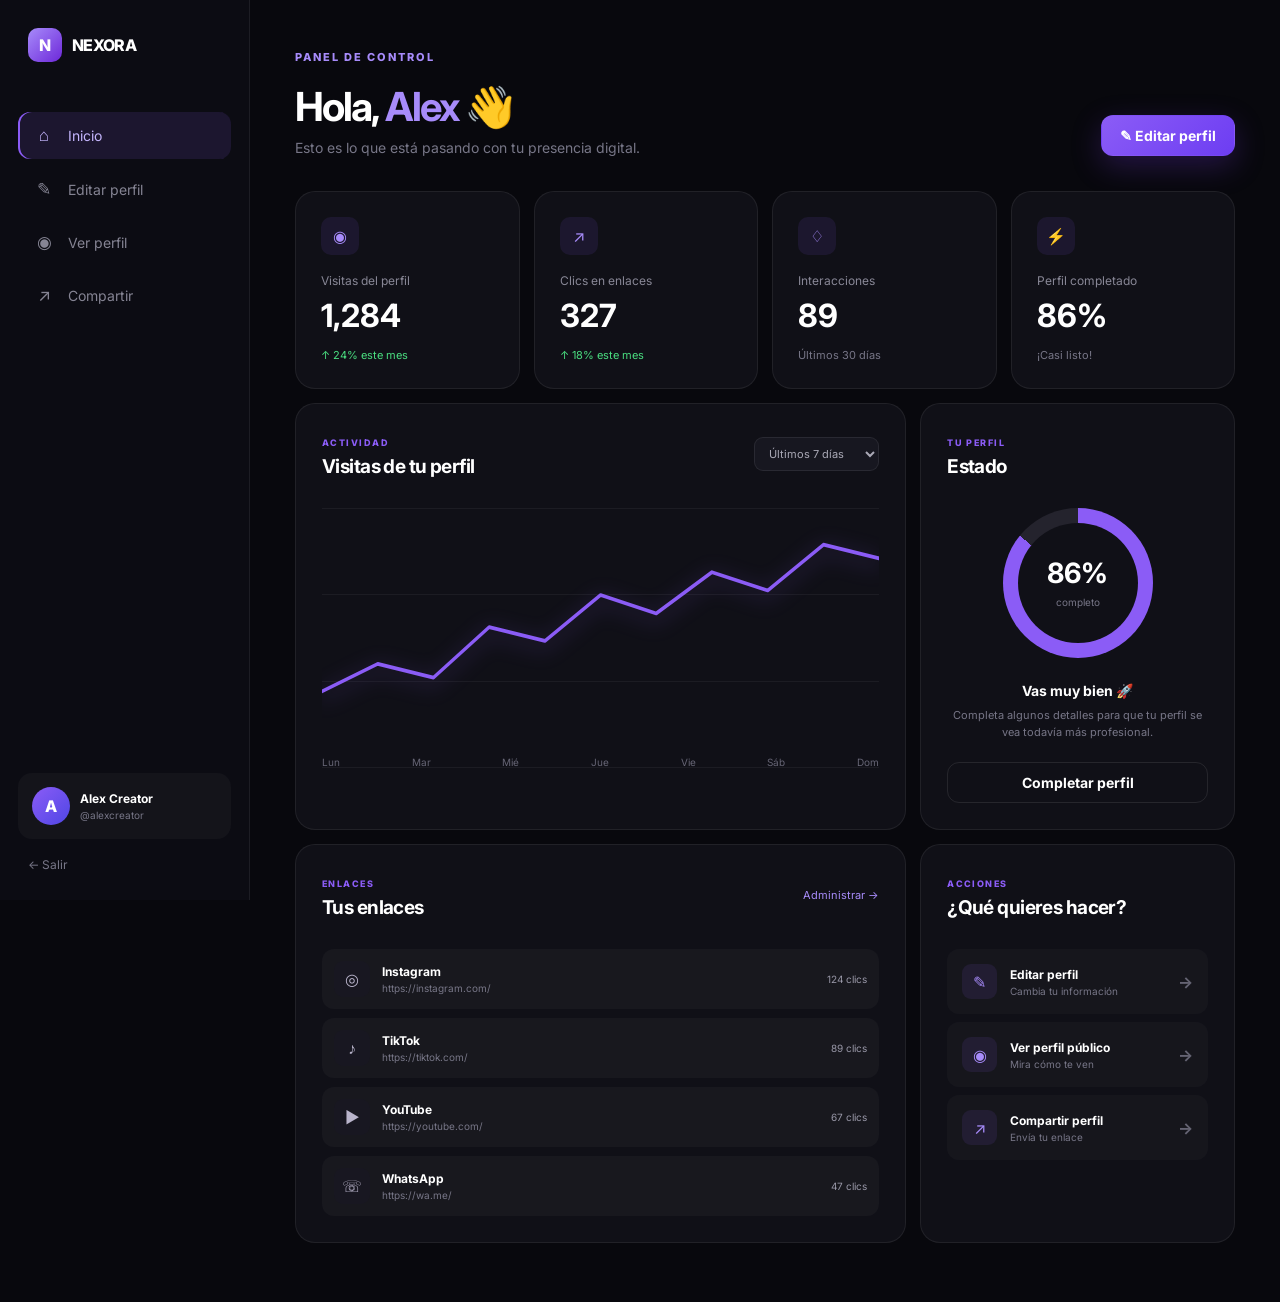
<file: dashboard.html>
<!DOCTYPE html>
<html lang="es">

<head>

<meta charset="UTF-8">

<meta
    name="viewport"
    content="width=device-width, initial-scale=1.0"
>

<title>Dashboard — NEXORA</title>

<link rel="stylesheet" href="css/style.css">
<link rel="stylesheet" href="css/dashboard.css">

<link
    href="https://fonts.googleapis.com/css2?family=Inter:wght@400;500;600;700;800&display=swap"
    rel="stylesheet"
>

</head>


<body class="dashboard-body">


<aside class="dashboard-sidebar">

    <a href="index.html" class="brand sidebar-brand">
        <span class="brand-symbol">N</span>
        NEXORA
    </a>


    <nav class="sidebar-nav">

        <a
            href="dashboard.html"
            class="sidebar-link active"
        >
            <span>⌂</span>
            Inicio
        </a>


        <a
            href="editar-perfil.html"
            class="sidebar-link"
        >
            <span>✎</span>
            Editar perfil
        </a>


        <a
            href="perfil.html"
            class="sidebar-link"
        >
            <span>◉</span>
            Ver perfil
        </a>


        <button
            class="sidebar-link"
            id="shareProfileBtn"
        >
            <span>↗</span>
            Compartir
        </button>

    </nav>


    <div class="sidebar-bottom">

        <div class="mini-profile">

            <div
                class="mini-avatar"
                id="sidebarAvatar"
            >
                A
            </div>

            <div>

                <strong id="sidebarName">
                    Alex Creator
                </strong>

                <span id="sidebarUsername">
                    @alexcreator
                </span>

            </div>

        </div>


        <a
            href="index.html"
            class="logout-link"
        >
            ← Salir
        </a>

    </div>

</aside>


<main class="dashboard-main">


    <header class="dashboard-header">

        <div>

            <span class="eyebrow">
                PANEL DE CONTROL
            </span>

            <h1>
                Hola,
                <span id="welcomeName">
                    Alex
                </span>
                👋
            </h1>

            <p>
                Esto es lo que está pasando con tu presencia digital.
            </p>

        </div>


        <a
            href="editar-perfil.html"
            class="btn btn-primary"
        >
            ✎ Editar perfil
        </a>

    </header>


    <section class="stats-grid">


        <article class="stat-card">

            <div class="stat-icon">◉</div>

            <span>Visitas del perfil</span>

            <strong id="profileViews">
                1,284
            </strong>

            <small class="positive">
                ↑ 24% este mes
            </small>

        </article>


        <article class="stat-card">

            <div class="stat-icon">↗</div>

            <span>Clics en enlaces</span>

            <strong id="linkClicks">
                327
            </strong>

            <small class="positive">
                ↑ 18% este mes
            </small>

        </article>


        <article class="stat-card">

            <div class="stat-icon">♢</div>

            <span>Interacciones</span>

            <strong>
                89
            </strong>

            <small>
                Últimos 30 días
            </small>

        </article>


        <article class="stat-card">

            <div class="stat-icon">⚡</div>

            <span>Perfil completado</span>

            <strong id="profileCompletion">
                86%
            </strong>

            <small>
                ¡Casi listo!
            </small>

        </article>

    </section>


    <section class="dashboard-grid">


        <article class="dashboard-card analytics-card">

            <div class="card-heading">

                <div>

                    <span class="card-label">
                        ACTIVIDAD
                    </span>

                    <h2>
                        Visitas de tu perfil
                    </h2>

                </div>

                <select id="analyticsPeriod">

                    <option>
                        Últimos 7 días
                    </option>

                    <option>
                        Últimos 30 días
                    </option>

                </select>

            </div>


            <div class="fake-chart">

                <div class="chart-grid">

                    <span></span>
                    <span></span>
                    <span></span>
                    <span></span>

                </div>


                <svg
                    viewBox="0 0 700 240"
                    preserveAspectRatio="none"
                >

                    <polyline
                        points="
                        0,200
                        70,170
                        140,185
                        210,130
                        280,145
                        350,95
                        420,115
                        490,70
                        560,90
                        630,40
                        700,55
                        "
                    />

                </svg>


                <div class="chart-labels">

                    <span>Lun</span>
                    <span>Mar</span>
                    <span>Mié</span>
                    <span>Jue</span>
                    <span>Vie</span>
                    <span>Sáb</span>
                    <span>Dom</span>

                </div>

            </div>

        </article>


        <article class="dashboard-card profile-status">

            <div class="card-heading">

                <div>

                    <span class="card-label">
                        TU PERFIL
                    </span>

                    <h2>
                        Estado
                    </h2>

                </div>

            </div>


            <div class="completion-circle">

                <div>

                    <strong id="completionNumber">
                        86%
                    </strong>

                    <span>
                        completo
                    </span>

                </div>

            </div>


            <div class="status-message">

                <strong>
                    Vas muy bien 🚀
                </strong>

                <p>
                    Completa algunos detalles para que tu perfil
                    se vea todavía más profesional.
                </p>

            </div>


            <a
                href="editar-perfil.html"
                class="btn btn-outline full-btn"
            >
                Completar perfil
            </a>

        </article>


    </section>


    <section class="dashboard-grid lower-grid">


        <article class="dashboard-card">

            <div class="card-heading">

                <div>

                    <span class="card-label">
                        ENLACES
                    </span>

                    <h2>
                        Tus enlaces
                    </h2>

                </div>

                <a
                    href="editar-perfil.html"
                    class="text-link"
                >
                    Administrar →
                </a>

            </div>


            <div id="dashboardLinks" class="dashboard-links">

            </div>

        </article>


        <article class="dashboard-card quick-actions">

            <div class="card-heading">

                <div>

                    <span class="card-label">
                        ACCIONES
                    </span>

                    <h2>
                        ¿Qué quieres hacer?
                    </h2>

                </div>

            </div>


            <a
                href="editar-perfil.html"
                class="quick-action"
            >
                <span>✎</span>

                <div>
                    <strong>Editar perfil</strong>
                    <small>Cambia tu información</small>
                </div>

                <b>→</b>
            </a>


            <a
                href="perfil.html"
                class="quick-action"
            >
                <span>◉</span>

                <div>
                    <strong>Ver perfil público</strong>
                    <small>Mira cómo te ven</small>
                </div>

                <b>→</b>
            </a>


            <button
                class="quick-action"
                id="shareQuickBtn"
            >
                <span>↗</span>

                <div>
                    <strong>Compartir perfil</strong>
                    <small>Envía tu enlace</small>
                </div>

                <b>→</b>
            </button>

        </article>


    </section>


</main>


<div
    class="toast"
    id="toast"
>
    <span>✓</span>
    <p id="toastText">
        Copiado
    </p>
</div>


<script src="js/dashboard.js"></script>

</body>
</html>
</file>
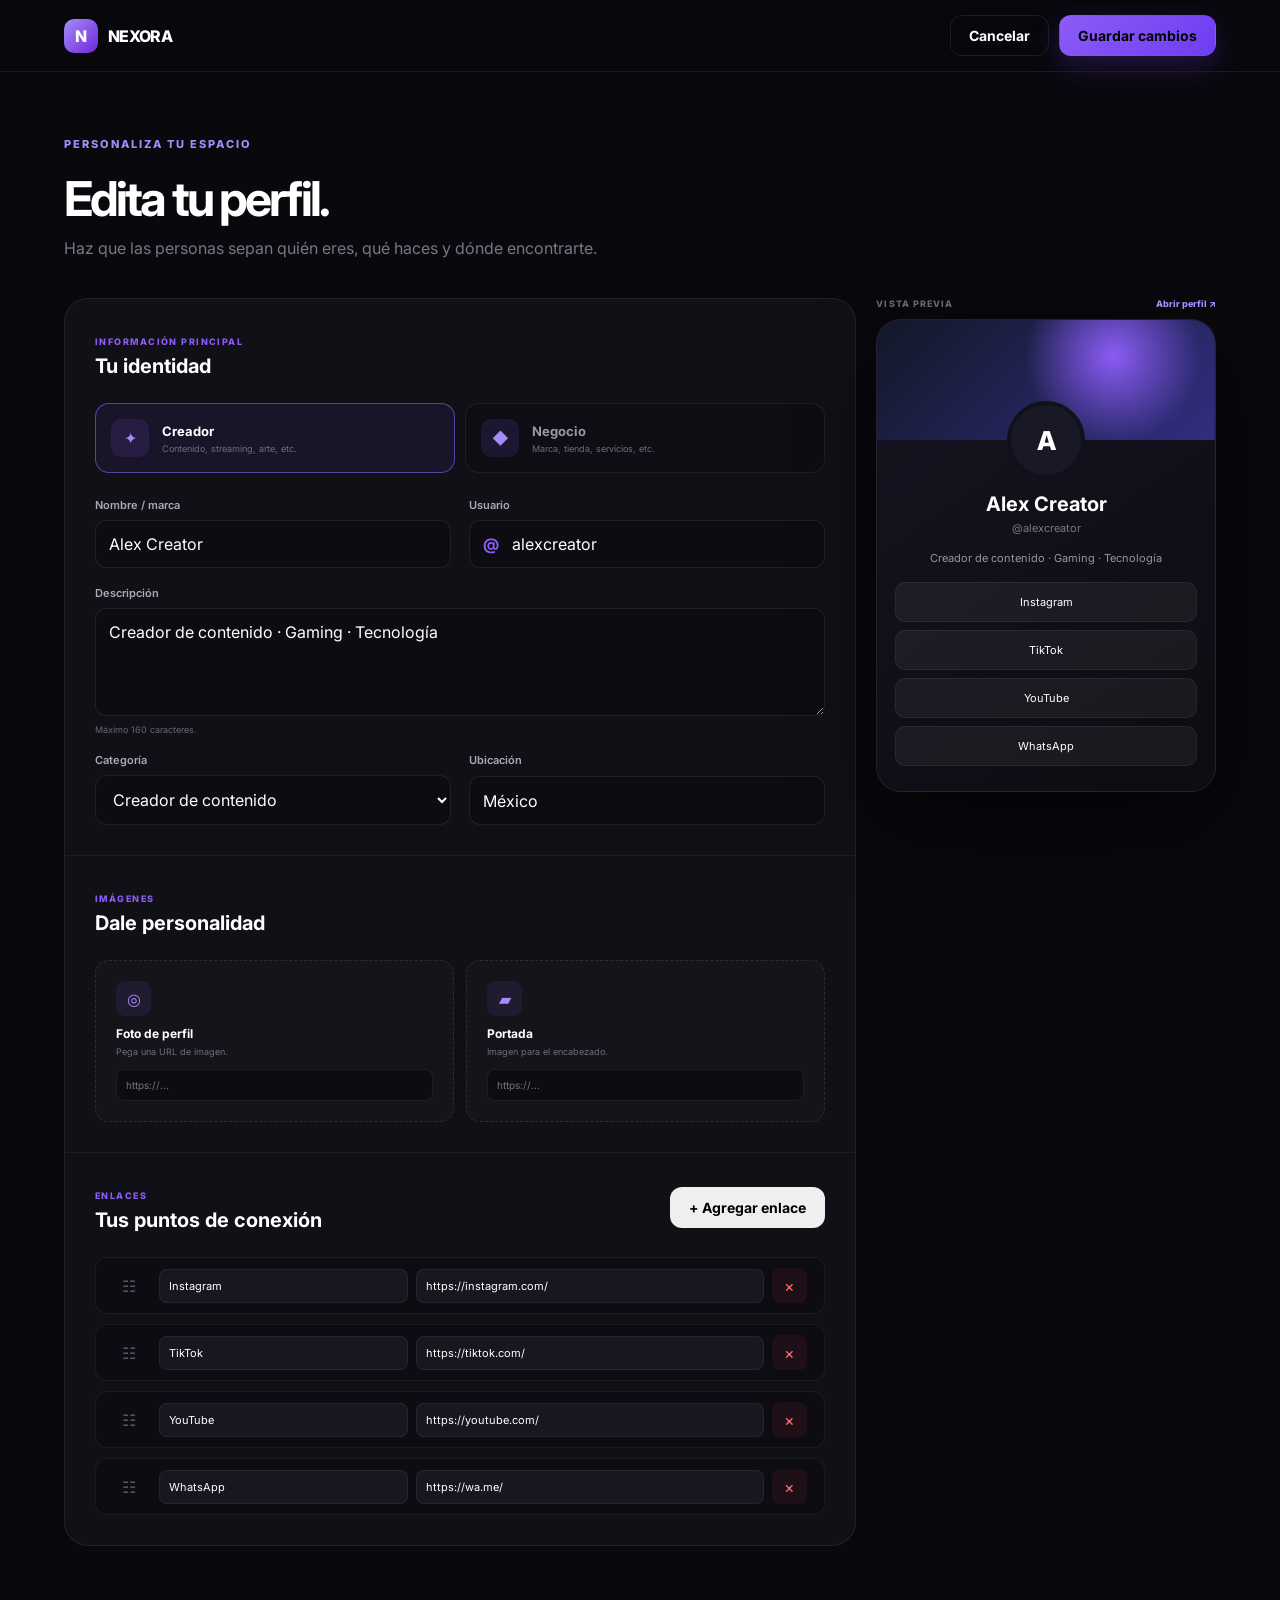
<file: editar-perfil.html>
<!DOCTYPE html>
<html lang="es">

<head>

<meta charset="UTF-8">

<meta
    name="viewport"
    content="width=device-width, initial-scale=1.0"
>

<title>Editar perfil — NEXORA</title>

<link rel="stylesheet" href="css/style.css">
<link rel="stylesheet" href="css/dashboard.css">
<link rel="stylesheet" href="css/perfil.css">

<link
    href="https://fonts.googleapis.com/css2?family=Inter:wght@400;500;600;700;800&display=swap"
    rel="stylesheet"
>

</head>


<body class="dashboard-body">


<header class="editor-header">

    <a
        href="dashboard.html"
        class="brand"
    >

        <span class="brand-symbol">
            N
        </span>

        NEXORA

    </a>


    <div class="editor-actions">

        <a
            href="dashboard.html"
            class="btn btn-outline"
        >
            Cancelar
        </a>

        <button
            id="saveProfile"
            class="btn btn-primary"
        >
            Guardar cambios
        </button>

    </div>

</header>


<main class="editor-main">


    <div class="editor-heading">

        <span class="eyebrow">
            PERSONALIZA TU ESPACIO
        </span>

        <h1>
            Edita tu perfil.
        </h1>

        <p>
            Haz que las personas sepan quién eres,
            qué haces y dónde encontrarte.
        </p>

    </div>


    <div class="editor-layout">


        <section class="editor-panel">


            <div class="editor-section">

                <div class="editor-section-heading">

                    <div>

                        <span class="card-label">
                            INFORMACIÓN PRINCIPAL
                        </span>

                        <h2>
                            Tu identidad
                        </h2>

                    </div>

                </div>


                <div class="type-selector">

                    <button
                        type="button"
                        class="type-option active"
                        data-type="creator"
                    >
                        <span>✦</span>

                        <div>
                            <strong>
                                Creador
                            </strong>

                            <small>
                                Contenido, streaming,
                                arte, etc.
                            </small>
                        </div>

                    </button>


                    <button
                        type="button"
                        class="type-option"
                        data-type="business"
                    >
                        <span>◆</span>

                        <div>
                            <strong>
                                Negocio
                            </strong>

                            <small>
                                Marca, tienda,
                                servicios, etc.
                            </small>
                        </div>

                    </button>

                </div>


                <div class="form-grid">

                    <label class="form-field">

                        <span>
                            Nombre / marca
                        </span>

                        <input
                            type="text"
                            id="name"
                            placeholder="Ej. Alex Creator"
                        >

                    </label>


                    <label class="form-field">

                        <span>
                            Usuario
                        </span>

                        <div class="username-input">

                            <b>@</b>

                            <input
                                type="text"
                                id="username"
                                placeholder="alexcreator"
                            >

                        </div>

                    </label>


                    <label class="form-field full">

                        <span>
                            Descripción
                        </span>

                        <textarea
                            id="bio"
                            rows="4"
                            maxlength="160"
                            placeholder="Cuéntale al mundo quién eres..."
                        ></textarea>

                        <small>
                            Máximo 160 caracteres.
                        </small>

                    </label>


                    <label class="form-field">

                        <span>
                            Categoría
                        </span>

                        <select id="category">

                            <option>
                                Creador de contenido
                            </option>

                            <option>
                                Streamer
                            </option>

                            <option>
                                TikToker
                            </option>

                            <option>
                                YouTuber
                            </option>

                            <option>
                                Artista
                            </option>

                            <option>
                                Fotógrafo
                            </option>

                            <option>
                                Marca personal
                            </option>

                            <option>
                                Tienda
                            </option>

                            <option>
                                Restaurante
                            </option>

                            <option>
                                Servicios
                            </option>

                            <option>
                                Otro
                            </option>

                        </select>

                    </label>


                    <label class="form-field">

                        <span>
                            Ubicación
                        </span>

                        <input
                            type="text"
                            id="location"
                            placeholder="México"
                        >

                    </label>

                </div>

            </div>


            <div class="editor-section">

                <div class="editor-section-heading">

                    <div>

                        <span class="card-label">
                            IMÁGENES
                        </span>

                        <h2>
                            Dale personalidad
                        </h2>

                    </div>

                </div>


                <div class="image-inputs">

                    <label class="image-input">

                        <span class="image-input-icon">
                            ◎
                        </span>

                        <strong>
                            Foto de perfil
                        </strong>

                        <small>
                            Pega una URL de imagen.
                        </small>

                        <input
                            type="url"
                            id="avatar"
                            placeholder="https://..."
                        >

                    </label>


                    <label class="image-input">

                        <span class="image-input-icon">
                            ▰
                        </span>

                        <strong>
                            Portada
                        </strong>

                        <small>
                            Imagen para el encabezado.
                        </small>

                        <input
                            type="url"
                            id="cover"
                            placeholder="https://..."
                        >

                    </label>

                </div>

            </div>


            <div class="editor-section">

                <div class="editor-section-heading">

                    <div>

                        <span class="card-label">
                            ENLACES
                        </span>

                        <h2>
                            Tus puntos de conexión
                        </h2>

                    </div>

                    <button
                        type="button"
                        id="addLink"
                        class="btn btn-outline"
                    >
                        + Agregar enlace
                    </button>

                </div>


                <div
                    id="linksEditor"
                    class="links-editor"
                ></div>

            </div>


        </section>


        <aside class="live-preview-panel">

            <div class="preview-heading">

                <span>
                    VISTA PREVIA
                </span>

                <a
                    href="perfil.html"
                    target="_blank"
                >
                    Abrir perfil ↗
                </a>

            </div>


            <div
                class="profile-live-preview"
                id="livePreview"
            >

                <div
                    class="live-cover"
                    id="previewCover"
                ></div>


                <div
                    class="live-avatar"
                    id="previewAvatar"
                >
                    A
                </div>


                <h3 id="previewName">
                    Alex Creator
                </h3>


                <span
                    class="live-username"
                    id="previewUsername"
                >
                    @alexcreator
                </span>


                <p id="previewBio">
                    Creador de contenido · Gaming · Tecnología
                </p>


                <div
                    id="previewLinks"
                    class="preview-links"
                ></div>

            </div>

        </aside>


    </div>

</main>


<div
    class="toast"
    id="editorToast"
>

    <span>✓</span>

    <p>
        Perfil guardado correctamente
    </p>

</div>


<script src="js/editar-perfil.js"></script>

</body>
</html>
</file>
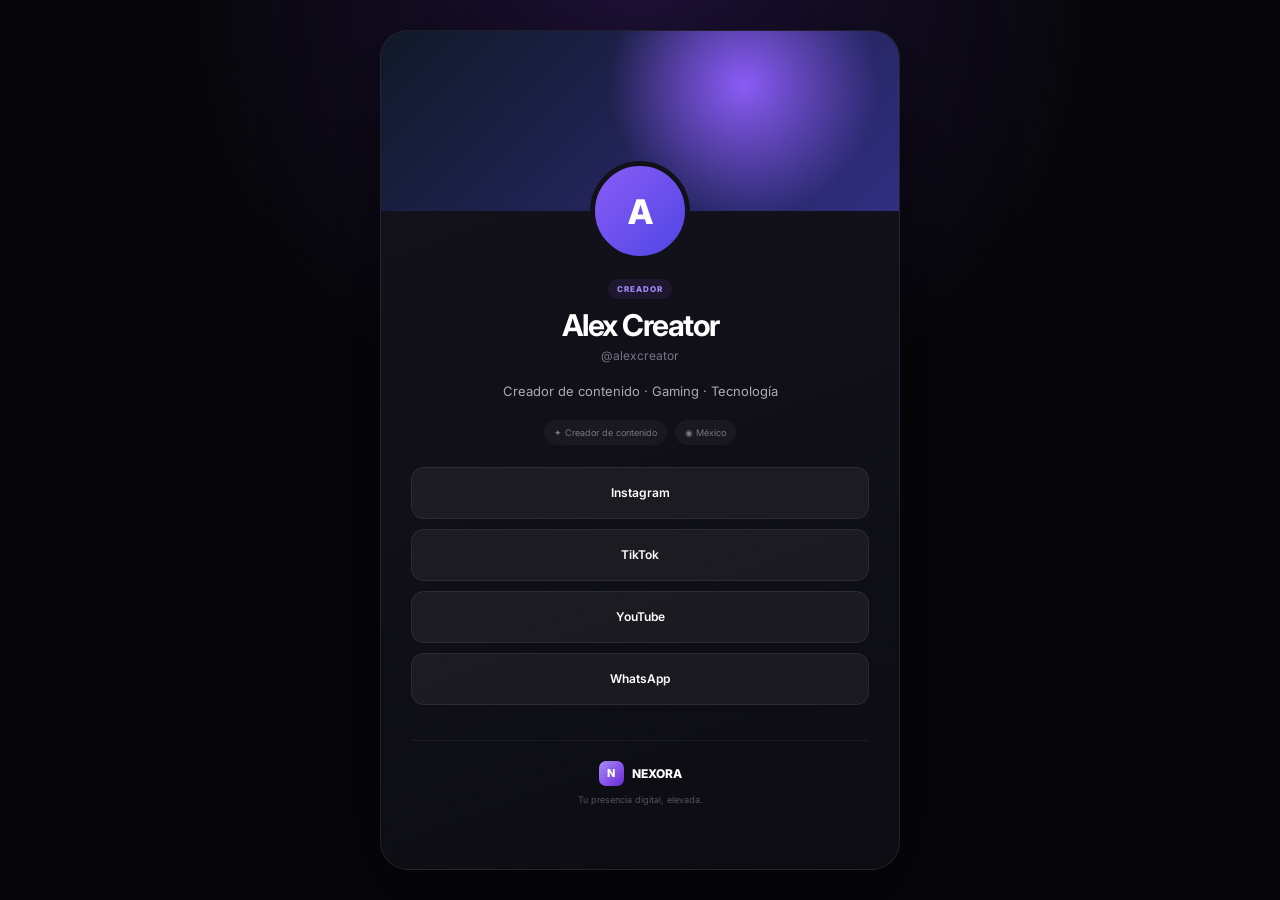
<file: perfil.html>
<!DOCTYPE html>
<html lang="es">

<head>

<meta charset="UTF-8">

<meta
    name="viewport"
    content="width=device-width, initial-scale=1.0"
>

<title>Perfil — NEXORA</title>

<link rel="stylesheet" href="css/perfil.css">
<link rel="stylesheet" href="css/style.css">

<link
    href="https://fonts.googleapis.com/css2?family=Inter:wght@400;500;600;700;800&display=swap"
    rel="stylesheet"
>

</head>


<body class="public-profile-body">


<div class="public-profile">


    <div
        class="public-cover"
        id="publicCover"
    ></div>


    <main class="public-content">


        <div
            class="public-avatar"
            id="publicAvatar"
        >
            A
        </div>


        <div class="verified-line">

            <span id="publicType">
                CREADOR
            </span>

        </div>


        <h1 id="publicName">
            Alex Creator
        </h1>


        <div
            class="public-username"
            id="publicUsername"
        >
            @alexcreator
        </div>


        <p
            class="public-bio"
            id="publicBio"
        >
            Creador de contenido · Gaming · Tecnología
        </p>


        <div class="public-meta">

            <span id="publicCategory">
                ✦ Creador de contenido
            </span>

            <span id="publicLocation">
                ◉ México
            </span>

        </div>


        <div
            id="publicLinks"
            class="public-links"
        ></div>


        <div class="public-footer">

            <div class="public-brand">

                <span class="brand-symbol">
                    N
                </span>

                NEXORA

            </div>

            <small>
                Tu presencia digital, elevada.
            </small>

        </div>


    </main>


</div>


<script src="js/perfil.js"></script>

</body>
</html>
</file>
<file: css/style.css>
:root {
    --bg: #07070b;
    --bg-soft: #0d0d14;
    --card: #11111a;

    --text: #ffffff;
    --muted: #9696a7;

    --primary: #8b5cf6;
    --primary-2: #6d3df2;

    --border: rgba(255,255,255,.09);

    --radius: 22px;

    --max: 1240px;
}


* {
    margin: 0;
    padding: 0;
    box-sizing: border-box;
}


html {
    scroll-behavior: smooth;
}


body {
    font-family: "Inter", sans-serif;
    background: var(--bg);
    color: var(--text);
    min-height: 100vh;
    overflow-x: hidden;
}


a {
    color: inherit;
    text-decoration: none;
}


button,
input,
textarea,
select {
    font: inherit;
}


.main-header {
    width: 100%;
    height: 76px;

    display: flex;
    align-items: center;
    justify-content: space-between;

    padding: 0 5%;

    border-bottom: 1px solid var(--border);

    background: rgba(7,7,11,.8);

    backdrop-filter: blur(18px);

    position: sticky;
    top: 0;

    z-index: 100;
}


.brand {
    display: flex;
    align-items: center;
    gap: 10px;

    font-weight: 800;
    letter-spacing: -.04em;
}


.brand-symbol {
    width: 34px;
    height: 34px;

    display: grid;
    place-items: center;

    border-radius: 10px;

    background: linear-gradient(
        135deg,
        #a78bfa,
        #6d28d9
    );

    color: white;

    font-weight: 800;
}


.main-nav {
    display: flex;
    gap: 30px;

    color: var(--muted);

    font-size: 14px;
}


.main-nav a {
    transition: .2s;
}


.main-nav a:hover {
    color: white;
}


.header-actions {
    display: flex;
    gap: 10px;
}


.btn {
    display: inline-flex;

    align-items: center;
    justify-content: center;

    gap: 10px;

    padding: 11px 18px;

    border-radius: 12px;

    font-size: 14px;
    font-weight: 700;

    transition: .25s;

    cursor: pointer;

    border: 1px solid transparent;
}


.btn-primary {
    background: linear-gradient(
        135deg,
        var(--primary),
        var(--primary-2)
    );

    box-shadow:
        0 10px 30px rgba(124,58,237,.25);
}


.btn-primary:hover {
    transform: translateY(-2px);

    box-shadow:
        0 15px 40px rgba(124,58,237,.4);
}


.btn-outline {
    border-color: var(--border);
}


.btn-outline:hover {
    background: rgba(255,255,255,.05);
}


.btn-ghost {
    background: rgba(255,255,255,.04);

    border-color: var(--border);
}


.btn-large {
    padding: 15px 23px;
}


.hero {
    max-width: var(--max);

    min-height: 720px;

    margin: auto;

    padding: 90px 5%;

    display: grid;

    grid-template-columns:
        minmax(0, 1.05fr)
        minmax(350px, .95fr);

    gap: 80px;

    align-items: center;

    position: relative;
}


.hero-content {
    position: relative;
    z-index: 2;
}


.eyebrow {
    display: inline-block;

    color: #a78bfa;

    font-size: 11px;

    font-weight: 800;

    letter-spacing: .18em;

    margin-bottom: 18px;
}


.hero h1 {
    font-size: clamp(46px, 6vw, 78px);

    line-height: .98;

    letter-spacing: -.065em;

    max-width: 750px;
}


.hero h1 span,
.section-heading h2 span,
.split-content h2 span,
.cta-section h2 span {
    background:
        linear-gradient(
            90deg,
            #c4b5fd,
            #8b5cf6,
            #6366f1
        );

    -webkit-background-clip: text;

    color: transparent;
}


.hero-content > p {
    max-width: 610px;

    color: var(--muted);

    line-height: 1.8;

    margin-top: 26px;

    font-size: 17px;
}


.hero-buttons {
    display: flex;

    gap: 12px;

    margin-top: 32px;

    flex-wrap: wrap;
}


.hero-note {
    margin-top: 22px;

    color: #777789;

    font-size: 12px;
}


.hero-card {
    position: relative;

    display: flex;

    justify-content: center;
}


.profile-preview {
    width: min(350px, 100%);

    padding: 22px;

    border-radius: 30px;

    background:
        linear-gradient(
            145deg,
            #171522,
            #0d0d13
        );

    border: 1px solid rgba(255,255,255,.1);

    box-shadow:
        0 40px 100px rgba(0,0,0,.5);

    text-align: center;
}


.preview-cover {
    height: 100px;

    margin: -22px -22px 0;

    border-radius: 30px 30px 0 0;

    background:
        radial-gradient(
            circle at 30% 30%,
            #8b5cf6,
            transparent 45%
        ),
        linear-gradient(
            135deg,
            #111827,
            #312e81
        );
}


.preview-avatar {
    width: 78px;
    height: 78px;

    display: grid;
    place-items: center;

    margin: -39px auto 15px;

    border-radius: 50%;

    background: #191827;

    border: 4px solid #11111a;

    font-size: 28px;

    font-weight: 800;
}


.profile-preview h3 {
    font-size: 20px;
}


.preview-user {
    display: block;

    color: #8e8c9c;

    font-size: 12px;

    margin-top: 4px;
}


.profile-preview p {
    color: #9998a9;

    font-size: 13px;

    margin: 15px 0 18px;

    line-height: 1.5;
}


.preview-button {
    padding: 13px;

    background: rgba(255,255,255,.05);

    border: 1px solid rgba(255,255,255,.07);

    border-radius: 12px;

    margin-top: 9px;

    font-size: 13px;
}


.preview-button.highlight {
    background:
        linear-gradient(
            135deg,
            #8b5cf6,
            #6d28d9
        );

    border: 0;
}


.floating-card {
    position: absolute;

    padding: 13px 16px;

    border-radius: 14px;

    background: rgba(20,20,29,.92);

    border: 1px solid var(--border);

    box-shadow: 0 15px 40px rgba(0,0,0,.35);

    font-size: 12px;

    backdrop-filter: blur(10px);
}


.card-top {
    top: 45px;
    right: -10px;
}


.card-top span {
    color: #4ade80;
}


.card-bottom {
    bottom: 35px;
    left: -20px;
}


.card-bottom strong {
    color: #a78bfa;

    font-size: 16px;

    display: block;
}


.hero-glow {
    position: absolute;

    width: 400px;
    height: 400px;

    border-radius: 50%;

    filter: blur(100px);

    opacity: .15;

    pointer-events: none;
}


.glow-one {
    background: #7c3aed;

    top: 100px;
    left: 20%;
}


.glow-two {
    background: #2563eb;

    right: 10%;
    bottom: 30px;
}


.section {
    max-width: var(--max);

    margin: auto;

    padding: 100px 5%;
}


.section-heading {
    max-width: 700px;

    margin-bottom: 50px;
}


.section-heading h2,
.split-content h2,
.cta-section h2 {
    font-size: clamp(34px, 4vw, 52px);

    letter-spacing: -.05em;

    line-height: 1.05;
}


.section-heading p {
    color: var(--muted);

    line-height: 1.7;

    margin-top: 18px;
}


.feature-grid {
    display: grid;

    grid-template-columns:
        repeat(4, 1fr);

    gap: 15px;
}


.feature-card {
    background: var(--card);

    border: 1px solid var(--border);

    padding: 30px;

    border-radius: var(--radius);

    transition: .25s;
}


.feature-card:hover {
    transform: translateY(-5px);

    border-color:
        rgba(139,92,246,.4);
}


.feature-icon {
    width: 42px;
    height: 42px;

    display: grid;
    place-items: center;

    border-radius: 12px;

    background:
        rgba(139,92,246,.12);

    color: #a78bfa;

    margin-bottom: 25px;
}


.feature-card h3 {
    margin-bottom: 12px;
}


.feature-card p {
    color: var(--muted);

    line-height: 1.65;

    font-size: 14px;
}


.split-section {
    max-width: var(--max);

    margin: auto;

    padding: 100px 5%;

    display: grid;

    grid-template-columns: 1fr 1fr;

    gap: 80px;

    align-items: center;
}


.split-section.reverse .split-content {
    order: 2;
}


.split-section.reverse .split-visual {
    order: 1;
}


.split-content p {
    color: var(--muted);

    line-height: 1.75;

    margin: 20px 0;
}


.check-list {
    list-style: none;

    display: grid;

    gap: 10px;

    margin-bottom: 28px;

    color: #cfcddd;

    font-size: 14px;
}


.split-visual {
    min-height: 400px;

    border-radius: 30px;

    border: 1px solid var(--border);

    overflow: hidden;

    display: grid;

    place-items: center;

    position: relative;
}


.creator-visual {
    background:
        radial-gradient(
            circle at 60% 40%,
            rgba(139,92,246,.45),
            transparent 30%
        ),
        linear-gradient(
            135deg,
            #171329,
            #08080d
        );
}


.business-visual {
    background:
        radial-gradient(
            circle at 40% 40%,
            rgba(59,130,246,.35),
            transparent 30%
        ),
        linear-gradient(
            135deg,
            #0c1424,
            #08080d
        );
}


.visual-box {
    width: 75%;

    padding: 45px;

    border: 1px solid rgba(255,255,255,.1);

    border-radius: 22px;

    background: rgba(0,0,0,.25);

    backdrop-filter: blur(10px);
}


.visual-box span {
    color: #a78bfa;

    font-size: 11px;

    letter-spacing: .2em;
}


.visual-box strong {
    display: block;

    font-size: clamp(28px, 4vw, 48px);

    line-height: .95;

    letter-spacing: -.05em;

    margin-top: 18px;
}


.cta-section {
    max-width: var(--max);

    margin: 80px auto;

    padding: 70px 5%;

    border: 1px solid var(--border);

    border-radius: 35px;

    background:
        radial-gradient(
            circle at 90% 50%,
            rgba(124,58,237,.25),
            transparent 35%
        ),
        #101018;

    display: flex;

    align-items: center;

    justify-content: space-between;

    gap: 30px;
}


.cta-section p {
    color: var(--muted);

    margin-top: 12px;
}


.main-footer {
    max-width: var(--max);

    margin: auto;

    padding: 40px 5% 60px;

    border-top: 1px solid var(--border);

    display: flex;

    align-items: center;

    justify-content: space-between;

    color: #777789;

    font-size: 12px;
}


/* RESPONSIVE */

@media (max-width: 900px) {

    .main-nav {
        display: none;
    }


    .hero {
        grid-template-columns: 1fr;

        text-align: center;

        padding-top: 70px;

        gap: 60px;
    }


    .hero-content > p {
        margin-left: auto;
        margin-right: auto;
    }


    .hero-buttons {
        justify-content: center;
    }


    .hero-card {
        max-width: 420px;

        margin: auto;

        width: 100%;
    }


    .feature-grid {
        grid-template-columns: repeat(2,1fr);
    }


    .split-section {
        grid-template-columns: 1fr;

        gap: 40px;
    }


    .split-section.reverse .split-content,
    .split-section.reverse .split-visual {
        order: initial;
    }


    .cta-section {
        margin-left: 5%;
        margin-right: 5%;

        flex-direction: column;

        text-align: center;
    }

}


@media (max-width: 600px) {

    .main-header {
        padding: 0 18px;
    }


    .header-actions .btn-outline {
        display: none;
    }


    .hero {
        padding-left: 18px;
        padding-right: 18px;
    }


    .hero h1 {
        font-size: 48px;
    }


    .section,
    .split-section {
        padding-left: 18px;
        padding-right: 18px;
    }


    .feature-grid {
        grid-template-columns: 1fr;
    }


    .floating-card {
        display: none;
    }


    .profile-preview {
        max-width: 330px;
    }


    .split-visual {
        min-height: 300px;
    }


    .visual-box {
        width: 85%;

        padding: 28px;
    }


    .main-footer {
        flex-direction: column;

        gap: 18px;

        text-align: center;
    }

}
</file>
<file: css/dashboard.css>
.dashboard-body {
    background: #08080d;
}


.dashboard-sidebar {
    width: 250px;

    height: 100vh;

    position: fixed;

    left: 0;
    top: 0;

    background: #0c0c13;

    border-right: 1px solid rgba(255,255,255,.07);

    padding: 28px 18px;

    display: flex;

    flex-direction: column;

    z-index: 50;
}


.sidebar-brand {
    padding: 0 10px;

    margin-bottom: 50px;
}


.sidebar-nav {
    display: grid;

    gap: 7px;
}


.sidebar-link {
    width: 100%;

    display: flex;

    align-items: center;

    gap: 13px;

    padding: 13px 15px;

    border-radius: 12px;

    background: transparent;

    border: 0;

    color: #858493;

    font-size: 14px;

    text-align: left;

    cursor: pointer;

    transition: .2s;
}


.sidebar-link span {
    width: 22px;

    text-align: center;

    font-size: 17px;
}


.sidebar-link:hover,
.sidebar-link.active {
    color: white;

    background:
        rgba(139,92,246,.12);
}


.sidebar-link.active {
    color: #c4b5fd;

    box-shadow:
        inset 2px 0 0 #8b5cf6;
}


.sidebar-bottom {
    margin-top: auto;
}


.mini-profile {
    display: flex;

    align-items: center;

    gap: 10px;

    padding: 14px;

    border-radius: 14px;

    background: rgba(255,255,255,.03);
}


.mini-avatar {
    width: 38px;
    height: 38px;

    border-radius: 50%;

    display: grid;
    place-items: center;

    background:
        linear-gradient(
            135deg,
            #8b5cf6,
            #4f46e5
        );

    font-weight: 800;
}


.mini-profile strong {
    display: block;

    font-size: 12px;
}


.mini-profile span {
    display: block;

    margin-top: 3px;

    color: #777687;

    font-size: 10px;
}


.logout-link {
    display: block;

    padding: 18px 10px 0;

    color: #777687;

    font-size: 12px;
}


.dashboard-main {
    margin-left: 250px;

    padding: 45px;

    max-width: 1500px;
}


.dashboard-header {
    display: flex;

    align-items: flex-end;

    justify-content: space-between;

    gap: 30px;

    margin-bottom: 35px;
}


.dashboard-header h1 {
    font-size: 40px;

    letter-spacing: -.05em;
}


.dashboard-header h1 span {
    color: #a78bfa;
}


.dashboard-header p {
    color: #777687;

    margin-top: 8px;

    font-size: 14px;
}


.stats-grid {
    display: grid;

    grid-template-columns:
        repeat(4, 1fr);

    gap: 14px;

    margin-bottom: 14px;
}


.stat-card {
    padding: 25px;

    background: #101017;

    border: 1px solid rgba(255,255,255,.07);

    border-radius: 20px;
}


.stat-icon {
    width: 38px;
    height: 38px;

    display: grid;
    place-items: center;

    border-radius: 10px;

    background:
        rgba(139,92,246,.1);

    color: #a78bfa;

    margin-bottom: 18px;
}


.stat-card > span {
    display: block;

    color: #888796;

    font-size: 12px;
}


.stat-card strong {
    display: block;

    font-size: 32px;

    margin: 8px 0;
}


.stat-card small {
    color: #777687;

    font-size: 11px;
}


.stat-card .positive {
    color: #4ade80;
}


.dashboard-grid {
    display: grid;

    grid-template-columns:
        minmax(0, 1.65fr)
        minmax(300px, .85fr);

    gap: 14px;

    margin-bottom: 14px;
}


.dashboard-card {
    background: #101017;

    border: 1px solid rgba(255,255,255,.07);

    border-radius: 20px;

    padding: 26px;

    min-width: 0;
}


.card-heading {
    display: flex;

    align-items: center;

    justify-content: space-between;

    gap: 20px;

    margin-bottom: 30px;
}


.card-label {
    color: #8b5cf6;

    font-size: 9px;

    font-weight: 800;

    letter-spacing: .16em;
}


.card-heading h2 {
    font-size: 19px;

    margin-top: 5px;

    letter-spacing: -.03em;
}


.card-heading select {
    background: #171720;

    color: #aaa9b6;

    border: 1px solid rgba(255,255,255,.08);

    border-radius: 9px;

    padding: 8px 10px;

    font-size: 11px;
}


.fake-chart {
    height: 260px;

    position: relative;
}


.chart-grid {
    position: absolute;

    inset: 0;

    display: flex;

    flex-direction: column;

    justify-content: space-between;
}


.chart-grid span {
    height: 1px;

    width: 100%;

    background: rgba(255,255,255,.05);
}


.fake-chart svg {
    position: absolute;

    inset: 0;

    width: 100%;

    height: 220px;
}


.fake-chart polyline {
    fill: none;

    stroke: #8b5cf6;

    stroke-width: 4;

    stroke-linecap: round;

    stroke-linejoin: round;

    filter:
        drop-shadow(
            0 5px 12px
            rgba(139,92,246,.4)
        );
}


.chart-labels {
    position: absolute;

    bottom: 0;

    width: 100%;

    display: flex;

    justify-content: space-between;

    color: #666575;

    font-size: 10px;
}


.profile-status {
    display: flex;

    flex-direction: column;

    align-items: center;

    text-align: center;
}


.profile-status .card-heading {
    width: 100%;

    text-align: left;
}


.completion-circle {
    width: 150px;
    height: 150px;

    border-radius: 50%;

    display: grid;
    place-items: center;

    background:
        conic-gradient(
            #8b5cf6 0deg 309deg,
            #24232d 309deg 360deg
        );

    position: relative;
}


.completion-circle::before {
    content: "";

    position: absolute;

    width: 120px;
    height: 120px;

    background: #101017;

    border-radius: 50%;
}


.completion-circle div {
    position: relative;

    z-index: 1;
}


.completion-circle strong {
    display: block;

    font-size: 28px;
}


.completion-circle span {
    color: #777687;

    font-size: 10px;
}


.status-message {
    margin: 22px 0;

    max-width: 280px;
}


.status-message strong {
    font-size: 14px;
}


.status-message p {
    color: #777687;

    line-height: 1.5;

    font-size: 11px;

    margin-top: 7px;
}


.full-btn {
    width: 100%;
}


.dashboard-links {
    display: grid;

    gap: 9px;
}


.dashboard-link-row {
    display: flex;

    align-items: center;

    gap: 12px;

    padding: 12px;

    border-radius: 12px;

    background: rgba(255,255,255,.03);
}


.link-platform-icon {
    width: 36px;
    height: 36px;

    display: grid;

    place-items: center;

    border-radius: 9px;

    background: #181721;

    color: #b9b4cb;
}


.dashboard-link-info {
    flex: 1;
}


.dashboard-link-info strong {
    display: block;

    font-size: 12px;
}


.dashboard-link-info span {
    display: block;

    color: #777687;

    font-size: 10px;

    margin-top: 3px;
}


.link-clicks {
    color: #9998a8;

    font-size: 10px;
}


.text-link {
    color: #a78bfa;

    font-size: 11px;
}


.quick-actions {
    display: flex;

    flex-direction: column;
}


.quick-action {
    display: flex;

    align-items: center;

    gap: 13px;

    padding: 14px;

    border-radius: 12px;

    border: 1px solid transparent;

    background: rgba(255,255,255,.025);

    margin-bottom: 8px;

    color: white;

    text-align: left;

    cursor: pointer;
}


.quick-action:hover {
    border-color: rgba(139,92,246,.25);

    background: rgba(139,92,246,.06);
}


.quick-action > span {
    width: 35px;
    height: 35px;

    display: grid;

    place-items: center;

    border-radius: 9px;

    background: rgba(139,92,246,.1);

    color: #a78bfa;
}


.quick-action div {
    flex: 1;
}


.quick-action strong {
    display: block;

    font-size: 12px;
}


.quick-action small {
    display: block;

    color: #777687;

    font-size: 10px;

    margin-top: 3px;
}


.quick-action b {
    color: #656473;
}


.toast {
    position: fixed;

    right: 25px;
    bottom: 25px;

    display: flex;

    align-items: center;

    gap: 10px;

    padding: 13px 18px;

    background: #171720;

    border: 1px solid rgba(255,255,255,.1);

    border-radius: 12px;

    box-shadow: 0 15px 40px rgba(0,0,0,.4);

    transform: translateY(120px);

    opacity: 0;

    transition: .3s;

    z-index: 200;
}


.toast.show {
    transform: translateY(0);

    opacity: 1;
}


.toast span {
    color: #4ade80;
}


.toast p {
    font-size: 12px;
}


@media (max-width: 1050px) {

    .stats-grid {
        grid-template-columns: repeat(2,1fr);
    }


    .dashboard-grid {
        grid-template-columns: 1fr;
    }

}


@media (max-width: 750px) {

    .dashboard-sidebar {
        position: static;

        width: 100%;

        height: auto;

        border-right: 0;

        border-bottom: 1px solid rgba(255,255,255,.07);

        padding: 15px;
    }


    .sidebar-brand {
        margin-bottom: 15px;
    }


    .sidebar-nav {
        display: flex;

        overflow-x: auto;
    }


    .sidebar-link {
        width: auto;

        white-space: nowrap;
    }


    .sidebar-bottom {
        display: none;
    }


    .dashboard-main {
        margin-left: 0;

        padding: 25px 18px;
    }


    .dashboard-header {
        align-items: flex-start;

        flex-direction: column;
    }


    .dashboard-header h1 {
        font-size: 32px;
    }


    .stats-grid {
        grid-template-columns: 1fr 1fr;
    }

}


@media (max-width: 480px) {

    .stats-grid {
        grid-template-columns: 1fr;
    }


    .dashboard-card {
        padding: 20px;
    }


    .card-heading {
        align-items: flex-start;

        flex-direction: column;
    }

}
</file>
<file: css/perfil.css>
.editor-header {
    height: 72px;

    padding: 0 5%;

    display: flex;

    align-items: center;

    justify-content: space-between;

    position: sticky;

    top: 0;

    z-index: 100;

    background: rgba(8,8,13,.88);

    backdrop-filter: blur(20px);

    border-bottom: 1px solid rgba(255,255,255,.07);
}


.editor-actions {
    display: flex;

    gap: 10px;
}


.editor-main {
    max-width: 1400px;

    margin: auto;

    padding: 60px 5%;
}


.editor-heading {
    margin-bottom: 40px;
}


.editor-heading h1 {
    font-size: 48px;

    letter-spacing: -.06em;
}


.editor-heading p {
    color: #777687;

    margin-top: 10px;
}


.editor-layout {
    display: grid;

    grid-template-columns:
        minmax(0, 1.4fr)
        minmax(300px, .6fr);

    gap: 20px;

    align-items: start;
}


.editor-panel {
    background: #101017;

    border: 1px solid rgba(255,255,255,.07);

    border-radius: 24px;

    overflow: hidden;
}


.editor-section {
    padding: 30px;

    border-bottom: 1px solid rgba(255,255,255,.06);
}


.editor-section:last-child {
    border-bottom: 0;
}


.editor-section-heading {
    display: flex;

    align-items: center;

    justify-content: space-between;

    gap: 20px;

    margin-bottom: 25px;
}


.editor-section-heading h2 {
    font-size: 20px;

    margin-top: 5px;
}


.type-selector {
    display: grid;

    grid-template-columns: 1fr 1fr;

    gap: 10px;

    margin-bottom: 25px;
}


.type-option {
    display: flex;

    align-items: center;

    gap: 13px;

    padding: 15px;

    border-radius: 14px;

    border: 1px solid rgba(255,255,255,.07);

    background: #0d0d14;

    color: #9998a8;

    text-align: left;

    cursor: pointer;
}


.type-option.active {
    border-color: rgba(139,92,246,.6);

    background: rgba(139,92,246,.08);

    color: white;
}


.type-option > span {
    width: 38px;
    height: 38px;

    display: grid;

    place-items: center;

    border-radius: 10px;

    background: rgba(139,92,246,.12);

    color: #a78bfa;
}


.type-option strong {
    display: block;

    font-size: 13px;
}


.type-option small {
    display: block;

    color: #6f6e7d;

    font-size: 9px;

    margin-top: 4px;
}


.form-grid {
    display: grid;

    grid-template-columns: 1fr 1fr;

    gap: 18px;
}


.form-field {
    display: grid;

    gap: 8px;
}


.form-field.full {
    grid-column: 1 / -1;
}


.form-field > span {
    color: #aaa9b7;

    font-size: 11px;

    font-weight: 600;
}


.form-field small {
    color: #666575;

    font-size: 9px;
}


.form-field input,
.form-field textarea,
.form-field select {
    width: 100%;

    border: 1px solid rgba(255,255,255,.08);

    background: #0c0c12;

    color: white;

    padding: 13px;

    border-radius: 11px;

    outline: none;

    transition: .2s;
}


.form-field input:focus,
.form-field textarea:focus,
.form-field select:focus {
    border-color: #8b5cf6;

    box-shadow:
        0 0 0 3px
        rgba(139,92,246,.08);
}


.form-field textarea {
    resize: vertical;
}


.username-input {
    display: flex;

    align-items: center;

    background: #0c0c12;

    border: 1px solid rgba(255,255,255,.08);

    border-radius: 11px;

    overflow: hidden;
}


.username-input b {
    color: #8b5cf6;

    padding-left: 13px;
}


.username-input input {
    border: 0;

    background: transparent;
}


.image-inputs {
    display: grid;

    grid-template-columns: 1fr 1fr;

    gap: 12px;
}


.image-input {
    padding: 20px;

    border-radius: 14px;

    border: 1px dashed rgba(255,255,255,.1);

    background: rgba(255,255,255,.02);

    cursor: pointer;
}


.image-input-icon {
    width: 35px;
    height: 35px;

    display: grid;

    place-items: center;

    border-radius: 9px;

    background: rgba(139,92,246,.1);

    color: #a78bfa;

    margin-bottom: 10px;
}


.image-input strong {
    display: block;

    font-size: 12px;
}


.image-input small {
    display: block;

    color: #6f6e7d;

    font-size: 9px;

    margin: 5px 0 12px;
}


.image-input input {
    width: 100%;

    background: #0c0c12;

    border: 1px solid rgba(255,255,255,.07);

    color: white;

    border-radius: 8px;

    padding: 9px;

    font-size: 10px;

    outline: none;
}


.links-editor {
    display: grid;

    gap: 10px;
}


.link-editor-row {
    display: grid;

    grid-template-columns:
        45px
        1fr
        1.4fr
        42px;

    gap: 8px;

    align-items: center;

    padding: 10px;

    border-radius: 12px;

    background: #0c0c12;

    border: 1px solid rgba(255,255,255,.06);
}


.drag-handle {
    color: #555461;

    text-align: center;

    cursor: grab;
}


.link-editor-row input {
    min-width: 0;

    width: 100%;

    background: #171720;

    color: white;

    border: 1px solid rgba(255,255,255,.06);

    border-radius: 8px;

    padding: 9px;

    font-size: 11px;

    outline: none;
}


.remove-link {
    width: 35px;
    height: 35px;

    border: 0;

    border-radius: 8px;

    background: rgba(239,68,68,.08);

    color: #f87171;

    cursor: pointer;
}


.live-preview-panel {
    position: sticky;

    top: 95px;
}


.preview-heading {
    display: flex;

    justify-content: space-between;

    margin-bottom: 10px;

    color: #666575;

    font-size: 9px;

    font-weight: 800;

    letter-spacing: .12em;
}


.preview-heading a {
    color: #a78bfa;

    letter-spacing: normal;
}


.profile-live-preview {
    background:
        linear-gradient(
            145deg,
            #161421,
            #0c0c12
        );

    border: 1px solid rgba(255,255,255,.08);

    border-radius: 25px;

    overflow: hidden;

    text-align: center;

    padding-bottom: 25px;

    box-shadow:
        0 30px 80px rgba(0,0,0,.4);
}


.live-cover {
    height: 120px;

    background:
        radial-gradient(
            circle at 70% 30%,
            #8b5cf6,
            transparent 35%
        ),
        linear-gradient(
            135deg,
            #111827,
            #312e81
        );

    background-size: cover;

    background-position: center;
}


.live-avatar {
    width: 78px;
    height: 78px;

    margin: -39px auto 13px;

    border-radius: 50%;

    display: grid;

    place-items: center;

    background: #191827;

    border: 4px solid #11111a;

    font-size: 26px;

    font-weight: 800;

    overflow: hidden;
}


.live-avatar img {
    width: 100%;
    height: 100%;

    object-fit: cover;
}


.profile-live-preview h3 {
    font-size: 20px;
}


.live-username {
    display: block;

    color: #777687;

    font-size: 11px;

    margin-top: 5px;
}


.profile-live-preview > p {
    color: #9695a4;

    font-size: 11px;

    line-height: 1.5;

    padding: 0 25px;

    margin: 15px 0;
}


.preview-links {
    display: grid;

    gap: 8px;

    padding: 0 18px;
}


.preview-link {
    padding: 12px;

    border-radius: 10px;

    background: rgba(255,255,255,.05);

    border: 1px solid rgba(255,255,255,.06);

    font-size: 11px;
}


.editor-toast {
    position: fixed;

    bottom: 25px;
    right: 25px;
}


@media (max-width: 1000px) {

    .editor-layout {
        grid-template-columns: 1fr;
    }


    .live-preview-panel {
        position: static;

        max-width: 400px;

        margin: auto;

        width: 100%;
    }

}


@media (max-width: 600px) {

    .editor-header {
        padding: 0 15px;
    }


    .editor-actions .btn-outline {
        display: none;
    }


    .editor-main {
        padding: 40px 15px;
    }


    .editor-heading h1 {
        font-size: 38px;
    }


    .editor-section {
        padding: 20px;
    }


    .type-selector,
    .form-grid,
    .image-inputs {
        grid-template-columns: 1fr;
    }


    .form-field.full {
        grid-column: auto;
    }


    .link-editor-row {
        grid-template-columns:
            25px
            1fr
            35px;
    }


    .link-editor-row input:nth-child(3) {
        grid-column: 2 / -1;
    }

}
/* ==========================================
   PERFIL PÚBLICO
========================================== */

.public-profile-body {

    min-height: 100vh;

    background:
        radial-gradient(
            circle at 50% 0%,
            rgba(124,58,237,.2),
            transparent 40%
        ),
        #07070b;

    display: flex;

    justify-content: center;

    padding: 30px 15px;

}


.public-profile {

    width: 100%;

    max-width: 520px;

    min-height: calc(100vh - 60px);

    overflow: hidden;

    border-radius: 28px;

    background:
        linear-gradient(
            160deg,
            #14131d,
            #0c0c12
        );

    border: 1px solid rgba(255,255,255,.08);

    box-shadow:
        0 30px 100px rgba(0,0,0,.5);

}


.public-cover {

    height: 180px;

    background:
        radial-gradient(
            circle at 70% 30%,
            #8b5cf6,
            transparent 35%
        ),
        linear-gradient(
            135deg,
            #111827,
            #312e81
        );

    background-size: cover;

    background-position: center;

}


.public-content {

    text-align: center;

    padding: 0 30px 30px;

}


.public-avatar {

    width: 100px;
    height: 100px;

    margin: -50px auto 15px;

    border-radius: 50%;

    border: 5px solid #121119;

    display: grid;

    place-items: center;

    background:
        linear-gradient(
            135deg,
            #8b5cf6,
            #4f46e5
        );

    font-size: 34px;

    font-weight: 800;

    overflow: hidden;

}


.public-avatar img {

    width: 100%;
    height: 100%;

    object-fit: cover;

}


.verified-line {

    margin-bottom: 8px;

}


.verified-line span {

    display: inline-block;

    padding: 5px 9px;

    border-radius: 50px;

    background:
        rgba(139,92,246,.1);

    color: #a78bfa;

    font-size: 8px;

    font-weight: 800;

    letter-spacing: .12em;

}


.public-content h1 {

    font-size: 30px;

    letter-spacing: -.05em;

}


.public-username {

    color: #777687;

    font-size: 12px;

    margin-top: 5px;

}


.public-bio {

    max-width: 400px;

    margin: 18px auto;

    color: #aaa9b8;

    font-size: 13px;

    line-height: 1.6;

}


.public-meta {

    display: flex;

    justify-content: center;

    flex-wrap: wrap;

    gap: 8px;

    margin-bottom: 22px;

}


.public-meta span {

    padding: 7px 10px;

    border-radius: 50px;

    background: rgba(255,255,255,.04);

    color: #777687;

    font-size: 9px;

}


.public-links {

    display: grid;

    gap: 10px;

}


.public-link {

    display: flex;

    align-items: center;

    justify-content: center;

    min-height: 52px;

    padding: 14px;

    border-radius: 13px;

    background:
        rgba(255,255,255,.05);

    border: 1px solid rgba(255,255,255,.07);

    color: white;

    font-size: 12px;

    font-weight: 600;

    transition: .2s;

}


.public-link:hover {

    transform: translateY(-2px);

    border-color:
        rgba(139,92,246,.45);

    background:
        rgba(139,92,246,.1);

}


.public-footer {

    margin-top: 35px;

    padding-top: 20px;

    border-top: 1px solid rgba(255,255,255,.06);

    display: flex;

    flex-direction: column;

    align-items: center;

    gap: 8px;

}


.public-brand {

    display: flex;

    align-items: center;

    gap: 8px;

    font-weight: 800;

    font-size: 12px;

}


.public-brand .brand-symbol {

    width: 25px;
    height: 25px;

    border-radius: 7px;

    font-size: 11px;

}


.public-footer small {

    color: #555461;

    font-size: 9px;

}


@media (max-width: 600px) {

    .public-profile-body {

        padding: 0;

    }


    .public-profile {

        min-height: 100vh;

        border-radius: 0;

        border: 0;

    }


    .public-content {

        padding-left: 22px;

        padding-right: 22px;

    }

}
</file>
